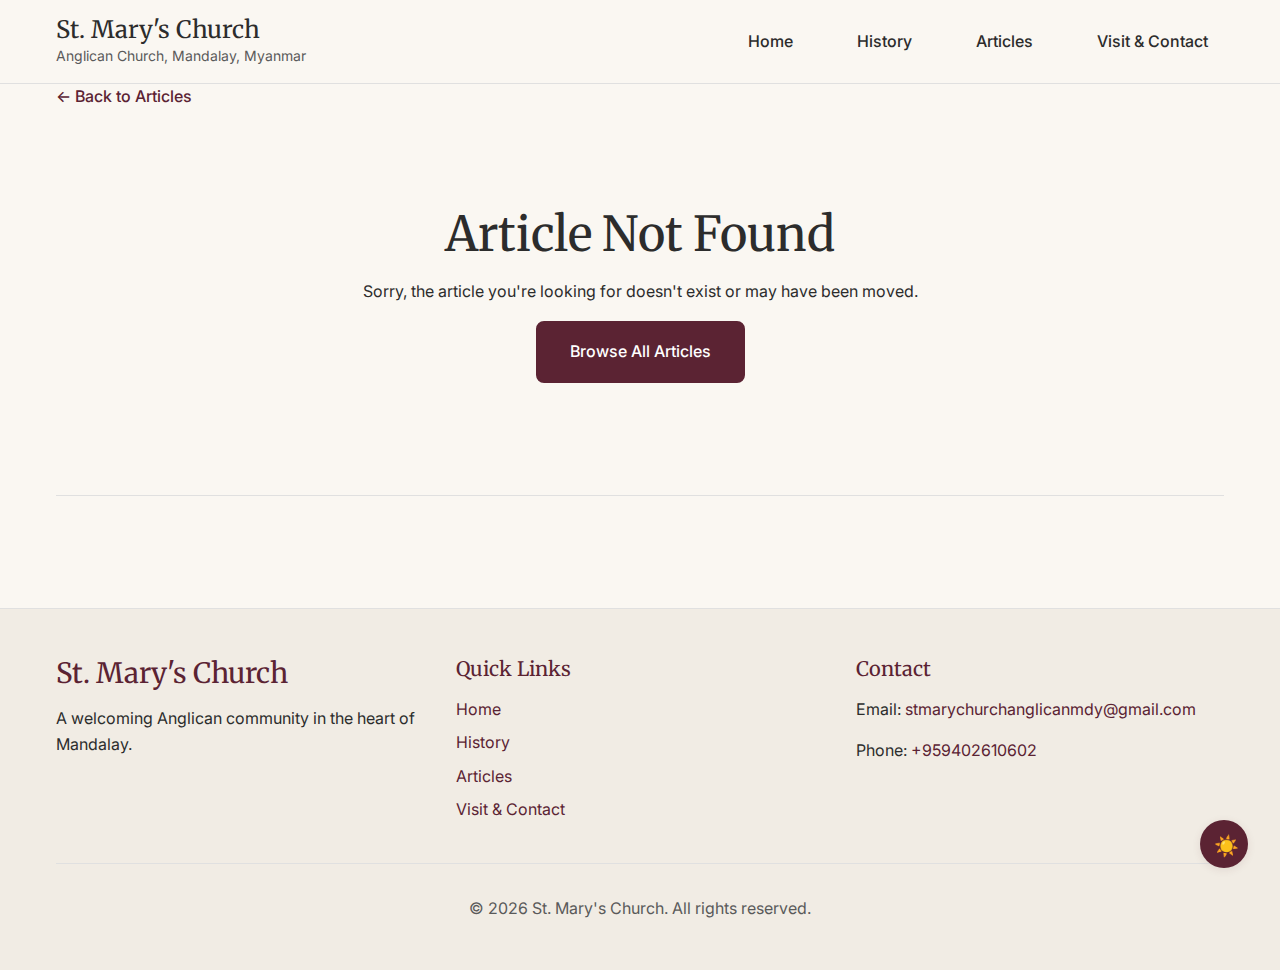
<file: article.html>
<!DOCTYPE html>
<html lang="en">
<head>
    <meta charset="UTF-8">
    <meta name="viewport" content="width=device-width, initial-scale=1.0">
    <title id="article-title">Article - St. Mary's Church</title>
    <meta name="description" content="" id="article-description">
    
    <!-- SEO and Social -->
    <link rel="canonical" href="" id="article-canonical">
    <meta property="og:title" content="" id="og-title">
    <meta property="og:description" content="" id="og-description">
    <meta property="og:type" content="article">
    <meta property="og:url" content="" id="og-url">
    <meta property="og:image" content="" id="og-image">
    
    <!-- Favicon -->
    <link rel="icon" type="image/png" href="assets/icons/smclogo.png">
    
    <!-- Fonts -->
    <link rel="preconnect" href="https://fonts.googleapis.com">
    <link rel="preconnect" href="https://fonts.gstatic.com" crossorigin>
    <link href="https://fonts.googleapis.com/css2?family=Inter:wght@300;400;500;600&family=Merriweather:wght@300;400;700&display=swap" rel="stylesheet">
    
    <!-- Styles -->
    <link rel="stylesheet" href="assets/css/styles.css">
</head>
<body>
    <header class="header">
        <div class="container">
            <div class="header-content">
                <div class="site-title">
                    <h1><a href="index.html">St. Mary's Church</a></h1>
                    <p class="site-subtitle">Anglican Church, Mandalay, Myanmar</p>
                </div>
                
                <nav class="nav" role="navigation" aria-label="Main navigation">
                    <button class="nav-toggle" aria-expanded="false" aria-controls="nav-menu">
                        <span class="sr-only">Toggle navigation</span>
                        <span class="nav-toggle-icon"></span>
                    </button>
                    <ul class="nav-menu" id="nav-menu">
                        <li><a href="index.html">Home</a></li>
                        <li><a href="history.html">History</a></li>
                        <li><a href="articles.html">Articles</a></li>
                        <li><a href="visit-contact.html">Visit & Contact</a></li>
                    </ul>
                </nav>
            </div>
        </div>
    </header>

    <main>
        <div class="container">
            <!-- Article Navigation -->
            <nav class="article-nav">
                <a href="articles.html" class="back-link">&larr; Back to Articles</a>
            </nav>

            <!-- Article Content -->
            <article class="article-content" id="article-content">
                <!-- Article will be loaded here by JavaScript -->
            </article>

            <!-- Article Not Found -->
            <div class="article-not-found" id="article-not-found" style="display: none;">
                <h1>Article Not Found</h1>
                <p>Sorry, the article you're looking for doesn't exist or may have been moved.</p>
                <a href="articles.html" class="btn btn-primary">Browse All Articles</a>
            </div>

            <!-- Article Navigation -->
            <nav class="article-pagination" id="article-pagination">
                <!-- Previous/Next links will be loaded here by JavaScript -->
            </nav>
        </div>
    </main>

    <footer class="footer">
        <div class="container">
            <div class="footer-content">
                <div class="footer-info">
                    <h3>St. Mary's Church</h3>
                    <p>A welcoming Anglican community in the heart of Mandalay.</p>
                </div>
                <div class="footer-links">
                    <h4>Quick Links</h4>
                    <ul>
                        <li><a href="index.html">Home</a></li>
                        <li><a href="history.html">History</a></li>
                        <li><a href="articles.html">Articles</a></li>
                        <li><a href="visit-contact.html">Visit & Contact</a></li>
                    </ul>
                </div>
                <div class="footer-contact">
                    <h4>Contact</h4>
                    <p>Email: <a href="mailto:stmarychurchanglicanmdy@gmail.com">stmarychurchanglicanmdy@gmail.com</a></p>
                    <p>Phone: <a href="tel:+959402610602">+959402610602</a></p>
                </div>
            </div>
            <div class="footer-bottom">
                <p>&copy; <span id="current-year"></span> St. Mary's Church. All rights reserved.</p>
            </div>
        </div>
    </footer>

    <!-- Theme Toggle -->
    <button class="theme-toggle" aria-label="Toggle dark mode">
        <span class="theme-toggle-icon"></span>
    </button>

    <!-- Scripts -->
    <script src="data/articles.js"></script>
    <script src="assets/js/main.js"></script>
    <script src="assets/js/article.js"></script>
</body>
</html>
</file>
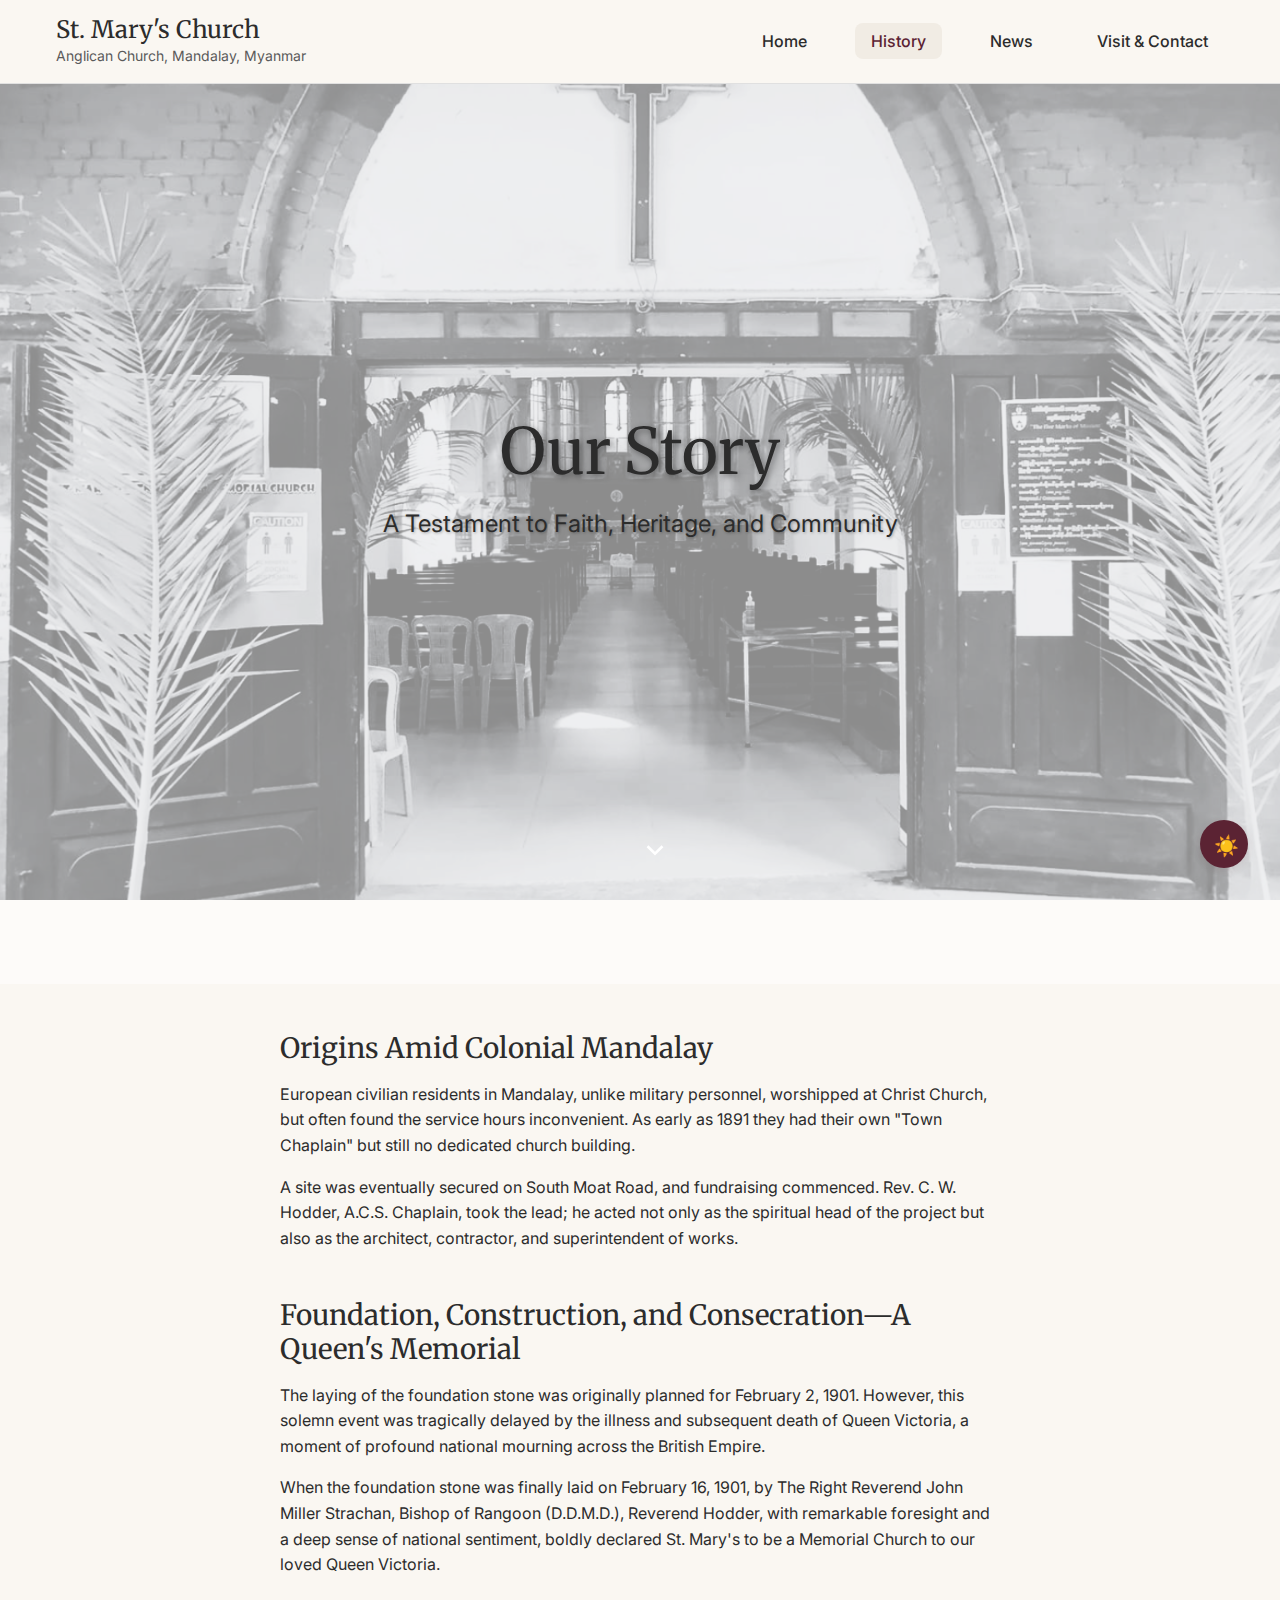
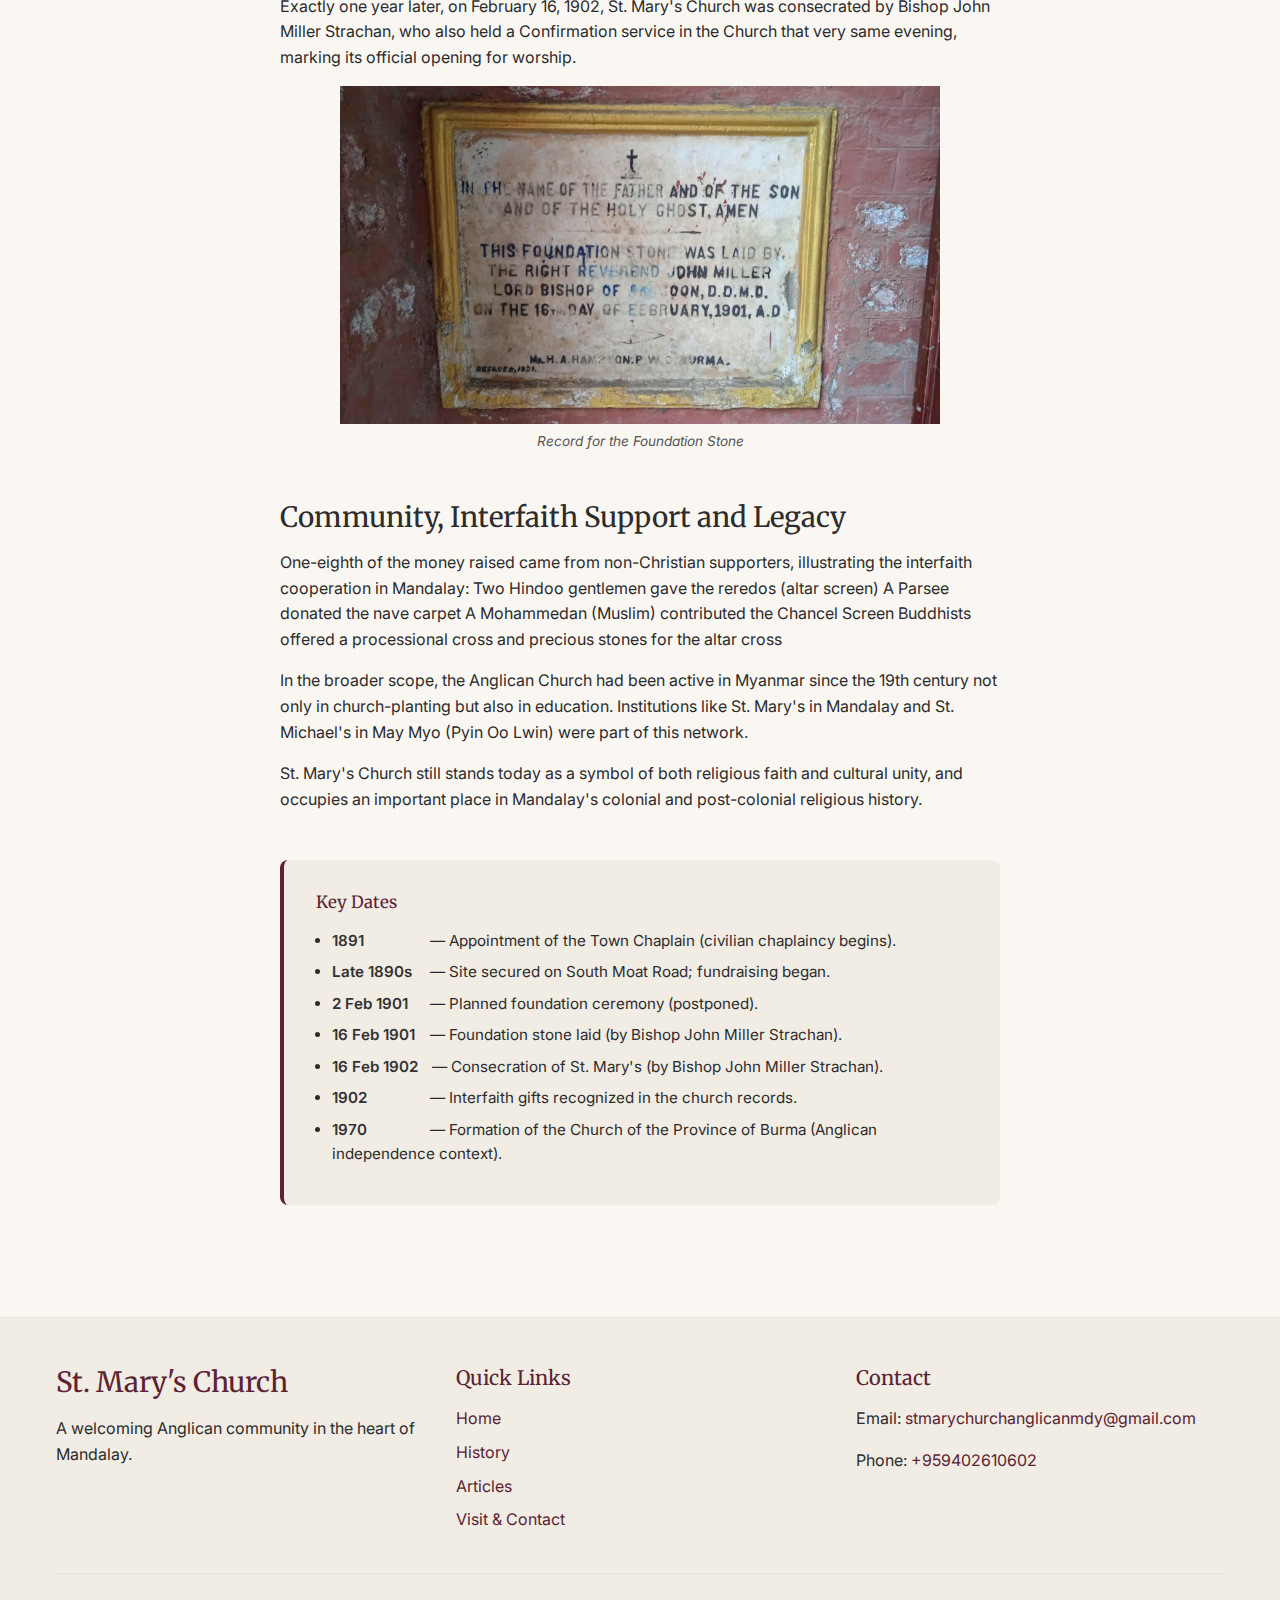
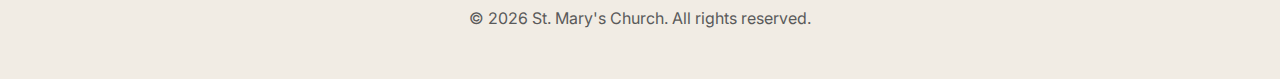
<file: history.html>
<!DOCTYPE html>
<html lang="en">
<head>
    <meta charset="UTF-8">
    <meta name="viewport" content="width=device-width, initial-scale=1.0">
    <title>Our Story - St. Mary's Church</title>
    <meta name="description" content="Learn about the history and heritage of St. Mary's Anglican Church in Mandalay, Myanmar.">
    
    <!-- SEO and Social -->
    <link rel="canonical" href="https://stmarychurchanglican.org/">
    <meta property="title" content="St. Mary's Church - Anglican Church, Mandalay, Myanmar">
    <meta property="description" content="A welcoming Anglican community in the heart of Mandalay. Join us for worship, fellowship, and service.">
    <meta property="type" content="website">
    <meta property="url" content="https://stmarychurchanglican.org/">
    <meta property="image" content="https://stmarychurchanglican.org/assets/images/stmarychurchphoto-6.jpg">
    <meta name="twitter:card" content="summary_large_image">
    <meta name="robots" content="index, follow">
    
    <!-- Favicon -->
    <link rel="icon" type="image/png" href="assets/icons/smclogo.png">
    
    <!-- Fonts -->
    <link rel="preconnect" href="https://fonts.googleapis.com">
    <link rel="preconnect" href="https://fonts.gstatic.com" crossorigin>
    <link href="https://fonts.googleapis.com/css2?family=Inter:wght@300;400;500;600&family=Merriweather:wght@300;400;700&display=swap" rel="stylesheet">
    
    <!-- Styles -->
    <link rel="stylesheet" href="assets/css/styles.css">
    
    <style>
        .hero {
            background-image: url('assets/images/church entrance.png') !important;
        }
        
        .hero-content {
            position: relative !important;
            margin-bottom: 4rem !important;
        }
        
        @keyframes scroll-bounce {
            0%, 100% { 
                opacity: 1;
                transform: translateX(-50%) translateY(0);
            }
            50% { 
                opacity: 0.7;
                transform: translateX(-50%) translateY(15px);
            }
        }
        
        .scroll-indicator {
            position: absolute !important;
            bottom: 7rem !important;
            left: 50% !important;
            z-index: 1 !important;
            animation: scroll-bounce 2s ease-in-out infinite !important;
        }
    </style>
</head>
<body>
    <header class="header">
        <div class="container">
            <div class="header-content">
                <div class="site-title">
                    <h1><a href="index.html">St. Mary's Church</a></h1>
                    <p class="site-subtitle">Anglican Church, Mandalay, Myanmar</p>
                </div>
                
                <nav class="nav" role="navigation" aria-label="Main navigation">
                    <button class="nav-toggle" aria-expanded="false" aria-controls="nav-menu">
                        <span class="sr-only">Toggle navigation</span>
                        <span class="nav-toggle-icon"></span>
                    </button>
                    <ul class="nav-menu" id="nav-menu">
                        <li><a href="index.html">Home</a></li>
                        <li><a href="history.html" aria-current="page">History</a></li>
                        <li><a href="articles.html">News</a></li>
                        <li><a href="visit-contact.html">Visit & Contact</a></li>
                    </ul>
                </nav>
            </div>
        </div>
    </header>

    <!-- Hero Section -->
    <section class="hero">
        <div class="hero-content">
            <h1 class="hero-title">Our Story</h1>
            <p class="hero-tagline">A Testament to Faith, Heritage, and Community</p>
        </div>
        <div class="scroll-indicator" onclick="document.querySelector('.page-content').scrollIntoView({behavior: 'smooth'});">
            <svg viewBox="0 0 24 24" width="30" height="30" stroke="white" stroke-width="2" fill="none">
                <polyline points="6 9 12 15 18 9"></polyline>
            </svg>
        </div>
    </section>

    <main>
        <article class="page-content">
            <div class="container">
                <div class="content">
                    <section class="content-section">
                        <h3>Origins Amid Colonial Mandalay</h3>
                        <p>European civilian residents in Mandalay, unlike military personnel, worshipped at Christ Church, but often found the service hours inconvenient. As early as 1891 they had their own "Town Chaplain" but still no dedicated church building.</p>
                        
                        <p>A site was eventually secured on South Moat Road, and fundraising commenced. Rev. C. W. Hodder, A.C.S. Chaplain, took the lead; he acted not only as the spiritual head of the project but also as the architect, contractor, and superintendent of works.</p>
                    </section>

                    <section class="content-section">
                        <h3>Foundation, Construction, and Consecration—A Queen's Memorial</h3>
                        <p>The laying of the foundation stone was originally planned for February 2, 1901. However, this solemn event was tragically delayed by the illness and subsequent death of Queen Victoria, a moment of profound national mourning across the British Empire.</p>
                        <p>When the foundation stone was finally laid on February 16, 1901, by The Right Reverend John Miller Strachan, Bishop of Rangoon (D.D.M.D.), Reverend Hodder, with remarkable foresight and a deep sense of national sentiment, boldly declared St. Mary's to be a Memorial Church to our loved Queen Victoria.</p>
                        <p>Exactly one year later, on February 16, 1902, St. Mary's Church was consecrated by Bishop John Miller Strachan, who also held a Confirmation service in the Church that very same evening, marking its official opening for worship.</p>
                        <figure class="article-figure">
                             <img src="assets/images/foundationstone.jpg" alt="">
                             <figcaption style="font-size: 0.85em; font-style: italic; color: #555;">
                               Record for the Foundation Stone
                             </figcaption>
                        </figure>

                    </section>

                    <section class="content-section">
                        <h3>Community, Interfaith Support and Legacy</h3>
                        <p>One-eighth of the money raised came from non-Christian supporters, illustrating the interfaith cooperation in Mandalay:
                            Two Hindoo gentlemen gave the reredos (altar screen)
                            A Parsee donated the nave carpet
                            A Mohammedan (Muslim) contributed the Chancel Screen
                            Buddhists offered a processional cross and precious stones for the altar cross</p>
                        <p>In the broader scope, the Anglican Church had been active in Myanmar since the 19th century not only in church-planting but also in education. Institutions like St. Mary's in Mandalay and St. Michael's in May Myo (Pyin Oo Lwin) were part of this network.</p>
                        <p>St. Mary's Church still stands today as a symbol of both religious faith and cultural unity, and occupies an important place in Mandalay's colonial and post-colonial religious history.</p>
        
                    </section>

                    <section class="content-section">
                        <div class="note">
                            <h3 class="timeline-title">Key Dates</h3>
                            <ul class="timeline-list">
                              <li><time datetime="1891">1891</time> — Appointment of the Town Chaplain (civilian chaplaincy begins).</li>
                              <li><time datetime="1899">Late 1890s</time> — Site secured on South Moat Road; fundraising began.</li>
                              <li><time datetime="1901-02-02">2 Feb 1901</time> — Planned foundation ceremony (postponed).</li>
                              <li><time datetime="1901-02-16">16 Feb 1901</time> — Foundation stone laid (by Bishop John Miller Strachan).</li>
                              <li><time datetime="1902-02-16">16 Feb 1902</time> — Consecration of St. Mary's (by Bishop John Miller Strachan).</li>
                              <li><time datetime="1902">1902</time> — Interfaith gifts recognized in the church records.</li>
                              <li><time datetime="1970">1970</time> — Formation of the Church of the Province of Burma (Anglican independence context).</li>
                            </ul>                    
                        </div>
                    </section>
                </div>
            </div>
        </article>
    </main>

    <footer class="footer">
        <div class="container">
            <div class="footer-content">
                <div class="footer-info">
                    <h3>St. Mary's Church</h3>
                    <p>A welcoming Anglican community in the heart of Mandalay.</p>
                </div>
                <div class="footer-links">
                    <h4>Quick Links</h4>
                    <ul>
                        <li><a href="index.html">Home</a></li>
                        <li><a href="history.html">History</a></li>
                        <li><a href="articles.html">Articles</a></li>
                        <li><a href="visit-contact.html">Visit & Contact</a></li>
                    </ul>
                </div>
                <div class="footer-contact">
                    <h4>Contact</h4>
                    <p>Email: <a href="mailto:stmarychurchanglicanmdy@gmail.com">stmarychurchanglicanmdy@gmail.com</a></p>
                    <p>Phone: <a href="tel:+959402610602">+959402610602</a></p>
                </div>
            </div>
            <div class="footer-bottom">
                <p>&copy; <span id="current-year"></span> St. Mary's Church. All rights reserved.</p>
            </div>
        </div>
    </footer>

    <!-- Theme Toggle -->
    <button class="theme-toggle" aria-label="Toggle dark mode">
        <span class="theme-toggle-icon"></span>
    </button>

    <!-- Scripts -->
    <script src="assets/js/main.js"></script>
</body>

</html>
</file>
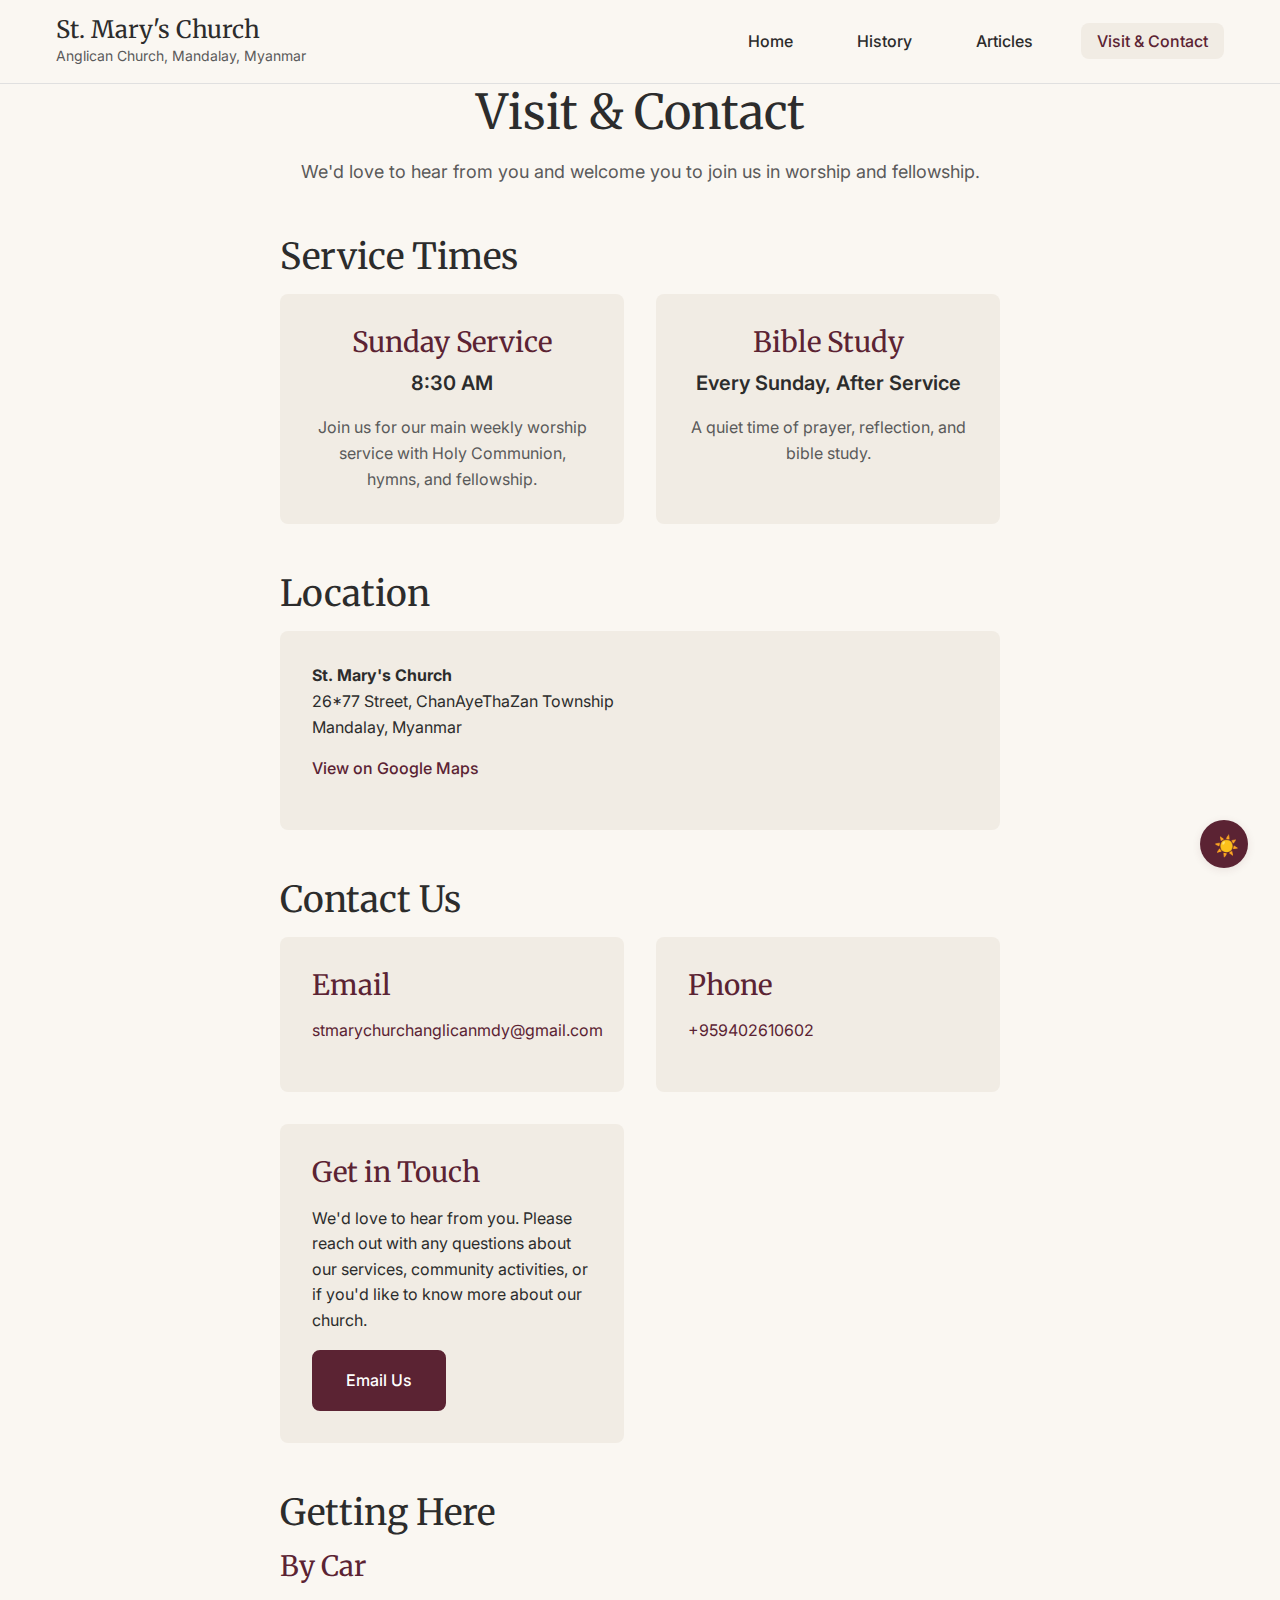
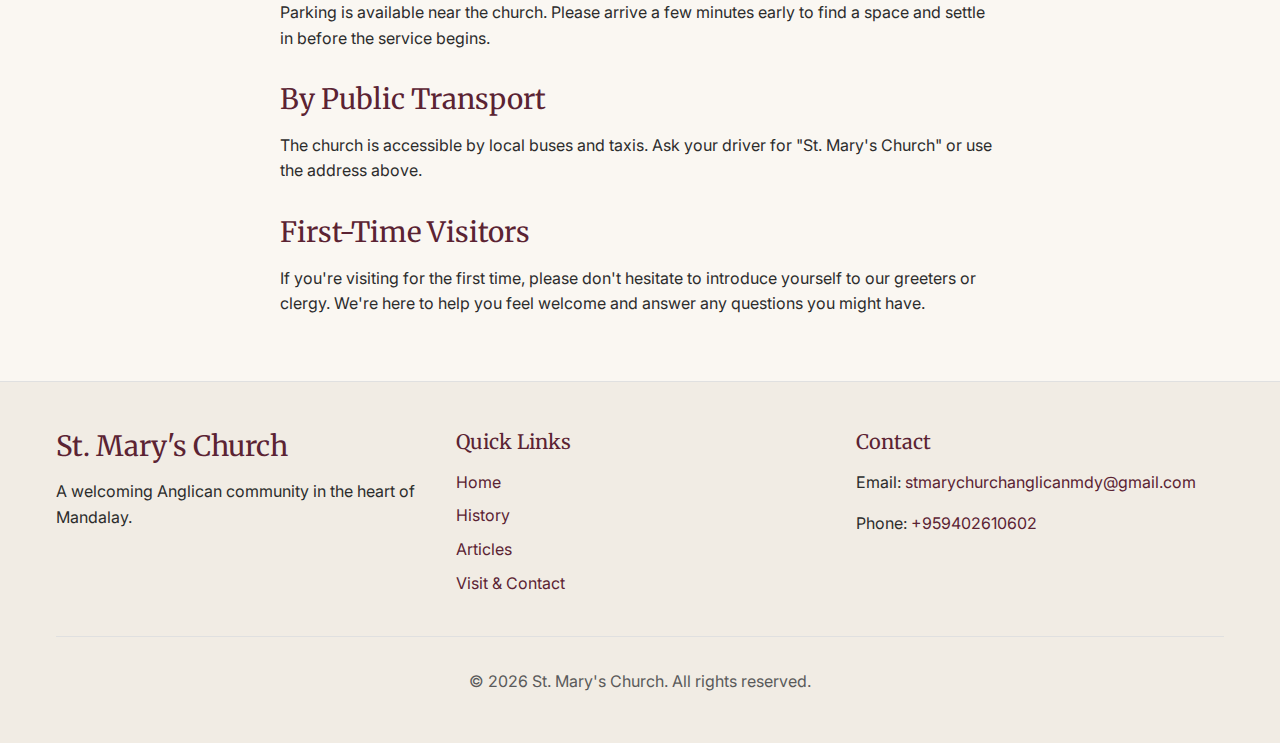
<file: visit-contact.html>
<!DOCTYPE html>
<html lang="en">
<head>
    <meta charset="UTF-8">
    <meta name="viewport" content="width=device-width, initial-scale=1.0">
    <title>Visit & Contact - St. Mary's Church</title>
    <meta name="description" content="Visit St. Mary's Anglican Church in Mandalay, Myanmar. Service times, location, and contact information.">
    
    <!-- SEO and Social -->
    <link rel="canonical" href="https://stmarymandalay.org/visit-contact.html">
    <meta property="og:title" content="Visit & Contact - St. Mary's Church">
    <meta property="og:description" content="Visit St. Mary's Anglican Church in Mandalay, Myanmar. Service times, location, and contact information.">
    <meta property="og:type" content="website">
    <meta property="og:url" content="https://stmarymandalay.org/visit-contact.html">
    <meta property="og:image" content="https://stmarymandalay.org/assets/images/hero.jpg">
    
    <!-- Favicon -->
    <link rel="icon" href="assets/icons/favicon.svg" type="image/svg+xml">
    
    <!-- Fonts -->
    <link rel="preconnect" href="https://fonts.googleapis.com">
    <link rel="preconnect" href="https://fonts.gstatic.com" crossorigin>
    <link href="https://fonts.googleapis.com/css2?family=Inter:wght@300;400;500;600&family=Merriweather:wght@300;400;700&display=swap" rel="stylesheet">
    
    <!-- Styles -->
    <link rel="stylesheet" href="assets/css/styles.css">
</head>
<body>
    <header class="header">
        <div class="container">
            <div class="header-content">
                <div class="site-title">
                    <h1><a href="index.html">St. Mary's Church</a></h1>
                    <p class="site-subtitle">Anglican Church, Mandalay, Myanmar</p>
                </div>
                
                <nav class="nav" role="navigation" aria-label="Main navigation">
                    <button class="nav-toggle" aria-expanded="false" aria-controls="nav-menu">
                        <span class="sr-only">Toggle navigation</span>
                        <span class="nav-toggle-icon"></span>
                    </button>
                    <ul class="nav-menu" id="nav-menu">
                        <li><a href="index.html">Home</a></li>
                        <li><a href="history.html">History</a></li>
                        <li><a href="articles.html">Articles</a></li>
                        <li><a href="visit-contact.html" aria-current="page">Visit & Contact</a></li>
                    </ul>
                </nav>
            </div>
        </div>
    </header>

    <main>
        <div class="container">
            <header class="page-header">
                <h1>Visit & Contact</h1>
                <p>We'd love to hear from you and welcome you to join us in worship and fellowship.</p>
            </header>

            <div class="visit-contact-content">
                <!-- Service Times -->
                <section class="content-section">
                    <h2>Service Times</h2>
                    <div class="service-times">
                        <div class="service-time">
                            <h3>Sunday Service</h3>
                            <p class="time">8:30 AM</p>
                            <p class="description">Join us for our main weekly worship service with Holy Communion, hymns, and fellowship.</p>
                        </div>
                        <div class="service-time">
                            <h3>Bible Study</h3>
                            <p class="time">Every Sunday, After Service</p>
                            <p class="description">A quiet time of prayer, reflection, and bible study.</p>
                        </div>
                    </div>
                
                </section>

                <!-- Location -->
                <section class="content-section">
                    <h2>Location</h2>
                    <div class="location-info">
                        <address>
                            <strong>St. Mary's Church</strong><br>
                            26*77 Street, ChanAyeThaZan Township<br>
                            Mandalay, Myanmar<br>
                        </address>
                        <p><a href="https://share.google/CpwB8u3gbnSFYnw5O" target="_blank" rel="noopener noreferrer" class="map-link">View on Google Maps</a></p>
                    </div>
                </section>

                <!-- Contact Information -->
                <section class="content-section">
                    <h2>Contact Us</h2>
                    <div class="contact-info">
                        <div class="contact-method">
                            <h3>Email</h3>
                            <p><a href="mailto:stmarychurchanglicanmdy@gmail.com">stmarychurchanglicanmdy@gmail.com</a></p>
                        </div>
                        <div class="contact-method">
                            <h3>Phone</h3>
                            <p><a href="tel:+959402610602">+959402610602</a></p>
                        </div>
                        <div class="contact-method">
                            <h3>Get in Touch</h3>
                            <p>We'd love to hear from you. Please reach out with any questions about our services, community activities, or if you'd like to know more about our church.</p>
                            <a href="mailto:info@stmarymandalay.org" class="btn btn-primary">Email Us</a>
                        </div>
                    </div>
    
                </section>

                <!-- Getting Here -->
                <section class="content-section">
                    <h2>Getting Here</h2>
                    <div class="directions">
                        <h3>By Car</h3>
                        <p>Parking is available near the church. Please arrive a few minutes early to find a space and settle in before the service begins.</p>
                        
                        <h3>By Public Transport</h3>
                        <p>The church is accessible by local buses and taxis. Ask your driver for "St. Mary's Church" or use the address above.</p>
                        
                        <h3>First-Time Visitors</h3>
                        <p>If you're visiting for the first time, please don't hesitate to introduce yourself to our greeters or clergy. We're here to help you feel welcome and answer any questions you might have.</p>
                    </div>
                </section>
            </div>
        </div>
    </main>

    <footer class="footer">
        <div class="container">
            <div class="footer-content">
                <div class="footer-info">
                    <h3>St. Mary's Church</h3>
                    <p>A welcoming Anglican community in the heart of Mandalay.</p>
                </div>
                <div class="footer-links">
                    <h4>Quick Links</h4>
                    <ul>
                        <li><a href="index.html">Home</a></li>
                        <li><a href="history.html">History</a></li>
                        <li><a href="articles.html">Articles</a></li>
                        <li><a href="visit-contact.html">Visit & Contact</a></li>
                    </ul>
                </div>
                <div class="footer-contact">
                    <h4>Contact</h4>
                    <p>Email: <a href="mailto:stmarychurchanglicanmdy@gmail.com">stmarychurchanglicanmdy@gmail.com</a></p>
                    <p>Phone: <a href="tel:+959402610602">+959402610602</a></p>
                </div>
            </div>
            <div class="footer-bottom">
                <p>&copy; <span id="current-year"></span> St. Mary's Church. All rights reserved.</p>
            </div>
        </div>
    </footer>

    <!-- Theme Toggle -->
    <button class="theme-toggle" aria-label="Toggle dark mode">
        <span class="theme-toggle-icon"></span>
    </button>

    <!-- Scripts -->
    <script src="assets/js/main.js"></script>
</body>

</html>
</file>
<file: assets/css/styles.css>
/* CSS Variables for theming */
:root {
  --color-bg: #FAF7F2;             /* cream */
  --color-bg-alt: #F1ECE4;         /* cream-dark */
  --color-text: #2C2C2C;           /* slate */
  --color-text-muted: #5A5A5A;     /* slate-light */
  --color-accent: #5B2333;         /* burgundy */
  --color-accent-light: #C9A227;   /* gold */
  --color-border: #E0E0E0;
  --color-shadow: rgba(91, 35, 51, 0.1); /* subtle burgundy shadow tint */

  /* Typography */
  --font-serif: 'Merriweather', Georgia, serif;
  --font-sans: 'Inter', -apple-system, BlinkMacSystemFont, 'Segoe UI', Roboto, Helvetica, Arial, sans-serif;
  
  /* Spacing */
  --spacing-xs: 0.5rem;
  --spacing-sm: 1rem;
  --spacing-md: 2rem;
  --spacing-lg: 3rem;
  --spacing-xl: 4rem;
  
  /* Layout */
  --max-width: 72ch;
  --border-radius: 8px;
  --transition: all 0.3s ease;
}

[data-theme="dark"] {
  --color-bg: #2C2C2C;             /* dark slate */
  --color-bg-alt: #5B2333;         /* burgundy base */
  --color-text: #FAF7F2;           /* cream text */
  --color-text-muted: #F1ECE4;     /* soft cream for muted text */
  --color-accent: #C9A227;         /* gold highlight */
  --color-accent-light: #EBD580;   /* lighter gold hover */
  --color-border: #5A5A5A;
  --color-shadow: rgba(201, 162, 39, 0.25); /* warm gold shadow */
}

/* Reset and base styles */
* {
  margin: 0;
  padding: 0;
  box-sizing: border-box;
}

html {
  font-size: 16px;
  scroll-behavior: smooth;
}

body {
  font-family: var(--font-sans);
  font-size: 1rem;
  line-height: 1.6;
  color: var(--color-text);
  background-color: var(--color-bg);
  transition: var(--transition);
  
}

/* Typography */
h1, h2, h3, h4, h5, h6 {
  font-family: var(--font-serif);
  font-weight: 400;
  line-height: 1.2;
  margin-bottom: var(--spacing-sm);
}

h1 { font-size: clamp(2rem, 5vw, 3rem); }
h2 { font-size: clamp(1.5rem, 4vw, 2.25rem); }
h3 { font-size: clamp(1.25rem, 3vw, 1.75rem); }
h4 { font-size: 1.25rem; }
h5 { font-size: 1.125rem; }
h6 { font-size: 1rem; }

p {
  margin-bottom: var(--spacing-sm);
  
}

a {
  color: var(--color-accent);
  text-decoration: none;
  transition: var(--transition);
}

a:hover, a:focus {
  color: var(--color-accent-light);
  text-decoration: underline;
}

/* Screen reader only */
.sr-only {
  position: absolute;
  width: 1px;
  height: 1px;
  padding: 0;
  margin: -1px;
  overflow: hidden;
  clip: rect(0, 0, 0, 0);
  white-space: nowrap;
  border: 0;
}

/* Container */
.container {
  max-width: 1200px;
  margin: 0 auto;
  padding: 0 var(--spacing-sm);
}

/* Header */
.header {
  background-color: var(--color-bg);
  border-bottom: 1px solid var(--color-border);
  position: sticky;
  top: 0;
  z-index: 100;
}

.header-content {
  display: flex;
  justify-content: space-between;
  align-items: center;
  padding: var(--spacing-sm) 0;
}

.site-title h1 {
  margin: 0;
  font-size: 1.5rem;
}

.site-title a {
  color: var(--color-text);
  text-decoration: none;
}

.site-title a:hover, .site-title a:focus {
  color: var(--color-accent);
  text-decoration: none;
}

.site-subtitle {
  font-size: 0.875rem;
  color: var(--color-text-muted);
  margin: 0;
}

/* Navigation */
.nav {
  position: relative;
}

.nav-toggle {
  display: none;
  background: none;
  border: none;
  cursor: pointer;
  padding: var(--spacing-xs);
  color: var(--color-text);
}

.nav-toggle-icon {
  display: block;
  width: 24px;
  height: 2px;
  background-color: currentColor;
  position: relative;
  transition: var(--transition);
}

.nav-toggle-icon::before,
.nav-toggle-icon::after {
  content: '';
  display: block;
  width: 24px;
  height: 2px;
  background-color: currentColor;
  position: absolute;
  transition: var(--transition);
}

.nav-toggle-icon::before {
  top: -8px;
}

.nav-toggle-icon::after {
  top: 8px;
}

.nav-toggle[aria-expanded="true"] .nav-toggle-icon {
  background-color: transparent;
}

.nav-toggle[aria-expanded="true"] .nav-toggle-icon::before {
  transform: rotate(45deg);
  top: 0;
}

.nav-toggle[aria-expanded="true"] .nav-toggle-icon::after {
  transform: rotate(-45deg);
  top: 0;
}

.nav-menu {
  display: flex;
  list-style: none;
  gap: var(--spacing-md);
}

.nav-menu a {
  color: var(--color-text);
  font-weight: 500;
  padding: var(--spacing-xs) var(--spacing-sm);
  border-radius: var(--border-radius);
  transition: var(--transition);
}

.nav-menu a:hover,
.nav-menu a:focus,
.nav-menu a[aria-current="page"] {
  background-color: var(--color-bg-alt);
  color: var(--color-accent);
  text-decoration: none;
}

/* Mobile navigation */
@media (max-width: 768px) {
  .nav-toggle {
    display: block;
  }
  
  .nav-menu {
    position: absolute;
    top: 100%;
    right: 0;
    background-color: var(--color-bg);
    border: 1px solid var(--color-border);
    border-radius: var(--border-radius);
    box-shadow: 0 4px 12px var(--color-shadow);
    flex-direction: column;
    gap: 0;
    min-width: 200px;
    opacity: 0;
    visibility: hidden;
    transform: translateY(-10px);
    transition: var(--transition);
  }
  
  .nav-menu[aria-expanded="true"] {
    opacity: 1;
    visibility: visible;
    transform: translateY(0);
  }
  
  .nav-menu li {
    border-bottom: 1px solid var(--color-border);
  }
  
  .nav-menu li:last-child {
    border-bottom: none;
  }
  
  .nav-menu a {
    display: block;
    padding: var(--spacing-sm);
    border-radius: 0;
  }
}

/* Main content */
main {
  flex: 1;
}

/* Hero section */
/*.hero {
  background-color: var(--color-bg-alt);
  background: url('../images/stmarychurchphoto-6.jpg');
  background-size: cover;
  background-position: center;
  background-blend-mode: overlay;
  padding: var(--spacing-xl) 0;
  text-align: center;
  position: relative;
}

.hero::before {
  content: '';
  position: absolute;
  top: 0;
  left: 0;
  right: 0;
  bottom: 0;
  background-color: rgba(255, 255, 255, 0.5);
}

[data-theme="dark"] .hero::before {
  background-color: rgba(26, 26, 26, 0.9);
}

.hero-content {
  position: relative;
  z-index: 1;
  max-width: var(--max-width);
  margin: 0 auto;
}

.hero-title {
  font-size: clamp(2.5rem, 6vw, 4rem);
  margin-bottom: var(--spacing-sm);
  color: var(--color-text);
  text-shadow: 2px 2px 4px rgba(0, 0, 0, 0.3);
}

.hero-tagline {
  font-size: clamp(1.125rem, 3vw, 1.5rem);
  color: var(--color-text);
  margin-bottom: var(--spacing-lg);
  text-shadow: 2px 2px 4px rgba(0, 0, 0, 0.3);
}

.hero-actions {
  display: flex;
  gap: var(--spacing-sm);
  justify-content: center;
  flex-wrap: wrap;
}*/

/* Hero section - Full Page, Fully Filled Background */
.hero {
  position: relative;
  height: 100vh;
  width: 100%;
  display: flex;
  align-items: center;
  justify-content: center;
  text-align: center;
  overflow: hidden;

  /* Background image fill */
  background-image: url('../images/stmarychurchphoto-6.jpg');
  background-size: cover;
  background-position: center center; /* center image */
  background-repeat: no-repeat;
  background-attachment: fixed; /* parallax effect */
}

.hero::before {
  content: '';
  position: absolute;
  inset: 0;
  background-color: rgba(255, 255, 255, 0.55);
  z-index: 0;
}

[data-theme="dark"] .hero::before {
  background-color: rgba(26, 26, 26, 0.85);
}

.hero-content {
  position: relative;
  z-index: 1;
  max-width: var(--max-width);
  padding: 0 var(--spacing-md);
  color: var(--color-text);
}

.hero-title {
  font-size: clamp(2.5rem, 6vw, 4rem);
  margin-bottom: var(--spacing-sm);
  color: var(--color-text);
  text-shadow: 2px 2px 6px rgba(0, 0, 0, 0.4);
}

.hero-tagline {
  font-size: clamp(1.125rem, 3vw, 1.5rem);
  color: var(--color-text);
  margin-bottom: var(--spacing-lg);
  text-shadow: 1px 1px 3px rgba(0, 0, 0, 0.3);
}

.hero-actions {
  display: flex;
  gap: var(--spacing-sm);
  justify-content: center;
  flex-wrap: wrap;
}

/* 📱 Mobile optimization */
@media (max-width: 768px) {
  .hero {
    background-position: center center !important; /* always focus the center */
    background-attachment: scroll; /* smoother on mobile (fixed causes jitter) */
  }

  .hero::before {
    background-color: rgba(255, 255, 255, 0.6); /* slightly stronger overlay for readability */
  }

  [data-theme="dark"] .hero::before {
    background-color: rgba(26, 26, 26, 0.9);
  }
}


/* Buttons */
.btn {
  display: inline-block;
  padding: var(--spacing-sm) var(--spacing-md);
  border-radius: var(--border-radius);
  font-weight: 500;
  text-align: center;
  text-decoration: none;
  border: 2px solid transparent;
  cursor: pointer;
  transition: var(--transition);
  font-family: inherit;
  font-size: 1rem;
}

.btn-primary {
  background-color: var(--color-accent);
  color: white;
  border-color: var(--color-accent);
}

.btn-primary:hover,
.btn-primary:focus {
  background-color: var(--color-accent-light);
  border-color: var(--color-accent-light);
  color: white;
  text-decoration: none;
}

.btn-secondary {
  background-color: transparent;
  color: var(--color-accent);
  border-color: var(--color-accent);
}

.btn-secondary:hover,
.btn-secondary:focus {
  background-color: var(--color-accent);
  color: white;
  text-decoration: none;
}

/* Sections */
.intro {
  padding: var(--spacing-lg) 0;
  text-align: center;
}

.intro-content {
  max-width: var(--max-width);
  margin: 0 auto;
}

.intro-text {
  font-size: clamp(1.125rem, 3vw, 1.375rem);
  color: var(--color-text);
  margin: 0;
}

.highlights {
  padding: var(--spacing-lg) 0;
  background-color: var(--color-bg-alt);
}

.section-title {
  text-align: center;
  margin-bottom: var(--spacing-lg);
}

.highlights-grid {
  display: grid;
  grid-template-columns: repeat(auto-fit, minmax(250px, 1fr));
  gap: var(--spacing-md);
}

.highlight-card {
  background-color: var(--color-bg);
  padding: var(--spacing-md);
  border-radius: var(--border-radius);
  text-align: center;
  box-shadow: 0 2px 8px var(--color-shadow);
  transition: var(--transition);
}

.highlight-card:hover {
  transform: translateY(-2px);
  box-shadow: 0 4px 16px var(--color-shadow);
}

.highlight-card h3 {
  color: var(--color-accent);
  margin-bottom: var(--spacing-sm);
}

/* Latest articles section */
.latest-articles {
  padding: var(--spacing-lg) 0;
}

.section-header {
  display: flex;
  justify-content: space-between;
  align-items: center;
  margin-bottom: var(--spacing-lg);
  flex-wrap: wrap;
  gap: var(--spacing-sm);
}

.section-link {
  font-weight: 500;
  color: var(--color-accent);
}

/* Articles grid */
.articles-grid {
  display: grid;
  grid-template-columns: repeat(auto-fill, minmax(300px, 1fr));
  gap: var(--spacing-md);
}

.article-figure {
  width: 100%;           /* figure takes full width of its container */
  max-width: 600px;      /* limits figure size on large screens */
  margin: 1em auto;      /* centers figure horizontally */
  text-align: center;
}

.article-figure img {
  width: 100%;           /* image fills the figure width */
  height: auto;          /* preserves aspect ratio */
  display: block;        /* removes small bottom gap under image */
}

.article-figure figcaption {
  font-size: 0.85em;
  font-style: italic;
  color: #555;
  margin-top: 0.5em;
}

.article-card {
  background-color: var(--color-bg);
  border: 1px solid var(--color-border);
  border-radius: var(--border-radius);
  overflow: hidden;
  transition: var(--transition);
  box-shadow: 0 2px 8px var(--color-shadow);
}

.article-card:hover {
  transform: translateY(-2px);
  box-shadow: 0 4px 16px var(--color-shadow);
}

.article-image {
  width: 100%;
  height: 200px;
  object-fit: cover;
}

.article-content {
  padding: var(--spacing-md);
}

.article-title {
  font-size: 1.25rem;
  margin-bottom: var(--spacing-xs);
}

.article-title a {
  color: var(--color-text);
  text-decoration: none;
}

.article-title a:hover,
.article-title a:focus {
  color: var(--color-accent);
}

.article-meta {
  font-size: 0.875rem;
  color: var(--color-text-muted);
  margin-bottom: var(--spacing-sm);
}

.article-excerpt {
  margin-bottom: var(--spacing-sm);
}

.article-tags {
  display: flex;
  flex-wrap: wrap;
  gap: var(--spacing-xs);
  margin-bottom: var(--spacing-sm);
}

.tag {
  background-color: var(--color-bg-alt);
  color: var(--color-text-muted);
  padding: 0.25rem 0.5rem;
  border-radius: calc(var(--border-radius) / 2);
  font-size: 0.75rem;
  text-decoration: none;
}

.tag:hover,
.tag:focus {
  background-color: var(--color-accent);
  color: white;
  text-decoration: none;
}

.read-more {
  font-weight: 500;
  color: var(--color-accent);
}
/* Community stats */
.community-stats {
  padding: var(--spacing-lg) 0;
  background-color: var(--color-bg);
}

.community-stats-grid {
  display: grid;
  grid-template-columns: repeat(2, minmax(220px, 1fr));
  gap: var(--spacing-md);
  max-width: 700px;
  margin: 0 auto;
}

.community-stat-card {
  background-color: var(--color-bg-alt);
  padding: var(--spacing-lg);
  border-radius: var(--border-radius);
  text-align: center;
  box-shadow: 0 2px 10px var(--color-shadow);
  border: 1px solid var(--color-border);
  transition: var(--transition);
}

.community-stat-card:hover {
  transform: translateY(-3px);
  box-shadow: 0 6px 18px var(--color-shadow);
}

.community-stat-number {
  font-family: var(--font-serif);
  font-size: clamp(2.2rem, 6vw, 3.5rem);
  line-height: 1;
  color: var(--color-accent);
  margin-bottom: 0.5rem;
}

.community-stat-label {
  font-size: 1rem;
  font-weight: 500;
  color: var(--color-text-muted);
  letter-spacing: 0.02em;
}

@media (max-width: 768px) {
  .community-stats-grid {
    grid-template-columns: 1fr;
    max-width: 400px;
  }
}

/*added history session*/
.timeline-title{
  margin: 0 0 0.6rem 0;
  font-size: 1.05rem;
  color: var(--accent);
}

.timeline-list{
  margin: 0;
  padding-left: 1rem;
  color: var(--muted);
  font-size: 0.95rem;
}

.timeline-list li{
  margin: 0.45rem 0;
}

/* small decorative time style */
.timeline-list time{
  display:inline-block;
  min-width:84px;
  margin-right:.6rem;
  font-weight:600;
  color: #333;
}

/* Page content */
.page-content {
  padding: var(--spacing-lg) 0;
}

.page-header {
  text-align: center;
  margin-bottom: var(--spacing-lg);
  max-width: var(--max-width);
  margin-left: auto;
  margin-right: auto;
}

.page-header p {
  font-size: 1.125rem;
  color: var(--color-text-muted);
  margin: 0;
}

.content {
  max-width: var(--max-width);
  margin: 0 auto;
}

.content-section {
  margin-bottom: var(--spacing-lg);
}

.content-section:last-child {
  margin-bottom: 0;
}

.note {
  background-color: var(--color-bg-alt);
  padding: var(--spacing-md);
  border-radius: var(--border-radius);
  border-left: 4px solid var(--color-accent);
  margin-top: var(--spacing-md);
}

.note h3 {
  color: var(--color-accent);
  margin-bottom: var(--spacing-sm);
}

/* Articles page */
.articles-controls {
  display: flex;
  gap: var(--spacing-md);
  margin-bottom: var(--spacing-lg);
  flex-wrap: wrap;
  align-items: center;
}

.search-box {
  flex: 1;
  min-width: 250px;
}

.search-input {
  width: 100%;
  padding: var(--spacing-sm);
  border: 1px solid var(--color-border);
  border-radius: var(--border-radius);
  font-size: 1rem;
  background-color: var(--color-bg);
  color: var(--color-text);
  transition: var(--transition);
}

.search-input:focus {
  outline: none;
  border-color: var(--color-accent);
  box-shadow: 0 0 0 2px rgba(31, 111, 95, 0.2);
}

.filter-controls {
  display: flex;
  gap: var(--spacing-sm);
  align-items: center;
  flex-wrap: wrap;
}

.filter-label {
  font-weight: 500;
  color: var(--color-text);
}

.tag-filter,
.sort-filter {
  padding: var(--spacing-xs) var(--spacing-sm);
  border: 1px solid var(--color-border);
  border-radius: var(--border-radius);
  background-color: var(--color-bg);
  color: var(--color-text);
  font-size: 0.875rem;
  cursor: pointer;
}

.tag-filter:focus,
.sort-filter:focus {
  outline: none;
  border-color: var(--color-accent);
  box-shadow: 0 0 0 2px rgba(31, 111, 95, 0.2);
}

/* Pagination */
.pagination {
  display: flex;
  justify-content: center;
  gap: var(--spacing-sm);
  margin-top: var(--spacing-lg);
  flex-wrap: wrap;
}

.pagination-btn {
  padding: var(--spacing-xs) var(--spacing-sm);
  border: 1px solid var(--color-border);
  background-color: var(--color-bg);
  color: var(--color-text);
  text-decoration: none;
  border-radius: var(--border-radius);
  transition: var(--transition);
  cursor: pointer;
}

.pagination-btn:hover,
.pagination-btn:focus {
  background-color: var(--color-accent);
  color: white;
  border-color: var(--color-accent);
  text-decoration: none;
}

.pagination-btn.active {
  background-color: var(--color-accent);
  color: white;
  border-color: var(--color-accent);
}

.pagination-btn:disabled {
  opacity: 0.5;
  cursor: not-allowed;
}

.pagination-btn:disabled:hover {
  background-color: var(--color-bg);
  color: var(--color-text);
  border-color: var(--color-border);
}

/* No results */
.no-results {
  text-align: center;
  padding: var(--spacing-xl) 0;
  color: var(--color-text-muted);
}

/* Article page */
.article-nav {
  margin-bottom: var(--spacing-md);
}

.back-link {
  color: var(--color-accent);
  font-weight: 500;
  text-decoration: none;
}

.back-link:hover,
.back-link:focus {
  text-decoration: underline;
}

.article-content {
  max-width: var(--max-width);
  margin: 0 auto;
}

.article-header {
  text-align: center;
  margin-bottom: var(--spacing-lg);
}

.article-hero-image {
  width: 100%;
  max-height: 400px;
  object-fit: cover;
  border-radius: var(--border-radius);
  margin-bottom: var(--spacing-md);
}

.article-not-found {
  text-align: center;
  padding: var(--spacing-xl) 0;
}

.article-pagination {
  display: flex;
  justify-content: space-between;
  margin-top: var(--spacing-lg);
  padding-top: var(--spacing-lg);
  border-top: 1px solid var(--color-border);
  gap: var(--spacing-sm);
}

.article-pagination a {
  color: var(--color-accent);
  font-weight: 500;
  text-decoration: none;
  flex: 1;
  text-align: center;
  padding: var(--spacing-sm);
  border: 1px solid var(--color-border);
  border-radius: var(--border-radius);
  transition: var(--transition);
}

.article-pagination a:hover,
.article-pagination a:focus {
  background-color: var(--color-accent);
  color: white;
  border-color: var(--color-accent);
}

/* Visit & Contact page */
.visit-contact-content {
  max-width: var(--max-width);
  margin: 0 auto;
}

.service-times {
  display: grid;
  grid-template-columns: repeat(auto-fit, minmax(250px, 1fr));
  gap: var(--spacing-md);
  margin-bottom: var(--spacing-md);
}

.service-time {
  background-color: var(--color-bg-alt);
  padding: var(--spacing-md);
  border-radius: var(--border-radius);
  text-align: center;
}

.service-time h3 {
  color: var(--color-accent);
  margin-bottom: var(--spacing-xs);
}

.service-time .time {
  font-size: 1.25rem;
  font-weight: 600;
  color: var(--color-text);
  margin-bottom: var(--spacing-sm);
}

.service-time .description {
  color: var(--color-text-muted);
  margin: 0;
}

.location-info {
  background-color: var(--color-bg-alt);
  padding: var(--spacing-md);
  border-radius: var(--border-radius);
  margin-bottom: var(--spacing-md);
}

.location-info address {
  font-style: normal;
  margin-bottom: var(--spacing-sm);
}

.map-link {
  color: var(--color-accent);
  font-weight: 500;
}

.contact-info {
  display: grid;
  grid-template-columns: repeat(auto-fit, minmax(250px, 1fr));
  gap: var(--spacing-md);
  margin-bottom: var(--spacing-md);
}

.contact-method {
  background-color: var(--color-bg-alt);
  padding: var(--spacing-md);
  border-radius: var(--border-radius);
}

.contact-method h3 {
  color: var(--color-accent);
  margin-bottom: var(--spacing-sm);
}

.directions h3 {
  color: var(--color-accent);
  margin-top: var(--spacing-md);
  margin-bottom: var(--spacing-sm);
}

.directions h3:first-child {
  margin-top: 0;
}

/* Footer */
.footer {
  background-color: var(--color-bg-alt);
  border-top: 1px solid var(--color-border);
  padding: var(--spacing-lg) 0 var(--spacing-md);
  margin-top: var(--spacing-xl);
}

.footer-content {
  display: grid;
  grid-template-columns: repeat(auto-fit, minmax(250px, 1fr));
  gap: var(--spacing-md);
  margin-bottom: var(--spacing-md);
}

.footer-info h3,
.footer-links h4,
.footer-contact h4 {
  color: var(--color-accent);
  margin-bottom: var(--spacing-sm);
}

.footer-links ul {
  list-style: none;
}

.footer-links li {
  margin-bottom: var(--spacing-xs);
}

.footer-bottom {
  text-align: center;
  padding-top: var(--spacing-md);
  border-top: 1px solid var(--color-border);
  color: var(--color-text-muted);
}

/* Theme toggle */
.theme-toggle {
  position: fixed;
  bottom: var(--spacing-md);
  right: var(--spacing-md);
  width: 48px;
  height: 48px;
  border-radius: 50%;
  border: none;
  background-color: var(--color-accent);
  color: white;
  cursor: pointer;
  box-shadow: 0 2px 8px var(--color-shadow);
  transition: var(--transition);
  z-index: 1000;
}

.theme-toggle:hover,
.theme-toggle:focus {
  background-color: var(--color-accent-light);
  transform: scale(1.1);
}

.theme-toggle-icon {
  display: block;
  width: 20px;
  height: 20px;
  margin: 0 auto;
}

.theme-toggle-icon::before {
  content: '☀️';
  font-size: 20px;
}

[data-theme="dark"] .theme-toggle-icon::before {
  content: '🌙';
}

/* Responsive design */
@media (max-width: 768px) {
  :root {
    --spacing-sm: 0.75rem;
    --spacing-md: 1.5rem;
    --spacing-lg: 2rem;
    --spacing-xl: 2.5rem;
  }
  
  .hero {
    padding: var(--spacing-lg) 0;
  }
  
  .hero-actions {
    flex-direction: column;
    align-items: center;
  }
  
  .btn {
    width: 100%;
    max-width: 300px;
  }
  
  .articles-controls {
    flex-direction: column;
    align-items: stretch;
  }
  
  .filter-controls {
    justify-content: space-between;
  }
  
  .article-pagination {
    flex-direction: column;
  }
  
  .footer-content {
    grid-template-columns: 1fr;
    text-align: center;
  }
}

@media (max-width: 480px) {
  .container {
    padding: 0 var(--spacing-xs);
  }
  
  .header-content {
    padding: var(--spacing-xs) 0;
  }
  
  .site-title h1 {
    font-size: 1.25rem;
  }
  
  .site-subtitle {
    font-size: 0.75rem;
  }
  
  .articles-grid {
    grid-template-columns: 1fr;
  }
  
  .highlights-grid {
    grid-template-columns: 1fr;
  }
  
  .service-times,
  .contact-info {
    grid-template-columns: 1fr;
  }
}

/* Print styles */
@media print {
  .header,
  .footer,
  .theme-toggle,
  .nav-toggle,
  .hero-actions,
  .pagination,
  .articles-controls {
    display: none;
  }
  
  body {
    font-size: 12pt;
    line-height: 1.4;
    color: #000;
    background: #fff;
  }
  
  .container {
    max-width: none;
    padding: 0;
  }
  
  h1, h2, h3, h4, h5, h6 {
    color: #000;
    page-break-after: avoid;
  }
  
  p, li {
    orphans: 3;
    widows: 3;
  }
  
  .article-content,
  .page-content {
    page-break-inside: avoid;
  }
}

/* Focus styles for accessibility */
*:focus {
  outline: 2px solid var(--color-accent);
  outline-offset: 2px;
}

/* High contrast mode support */
@media (prefers-contrast: high) {
  :root {
    --color-border: #000000;
    --color-shadow: rgba(0, 0, 0, 0.5);
  }
  
  [data-theme="dark"] {
    --color-border: #ffffff;
  }
}

/* Reduced motion support */
@media (prefers-reduced-motion: reduce) {
  * {
    animation-duration: 0.01ms !important;
    animation-iteration-count: 1 !important;
    transition-duration: 0.01ms !important;
  }
  
  html {
    scroll-behavior: auto;
  }
}
</file>
